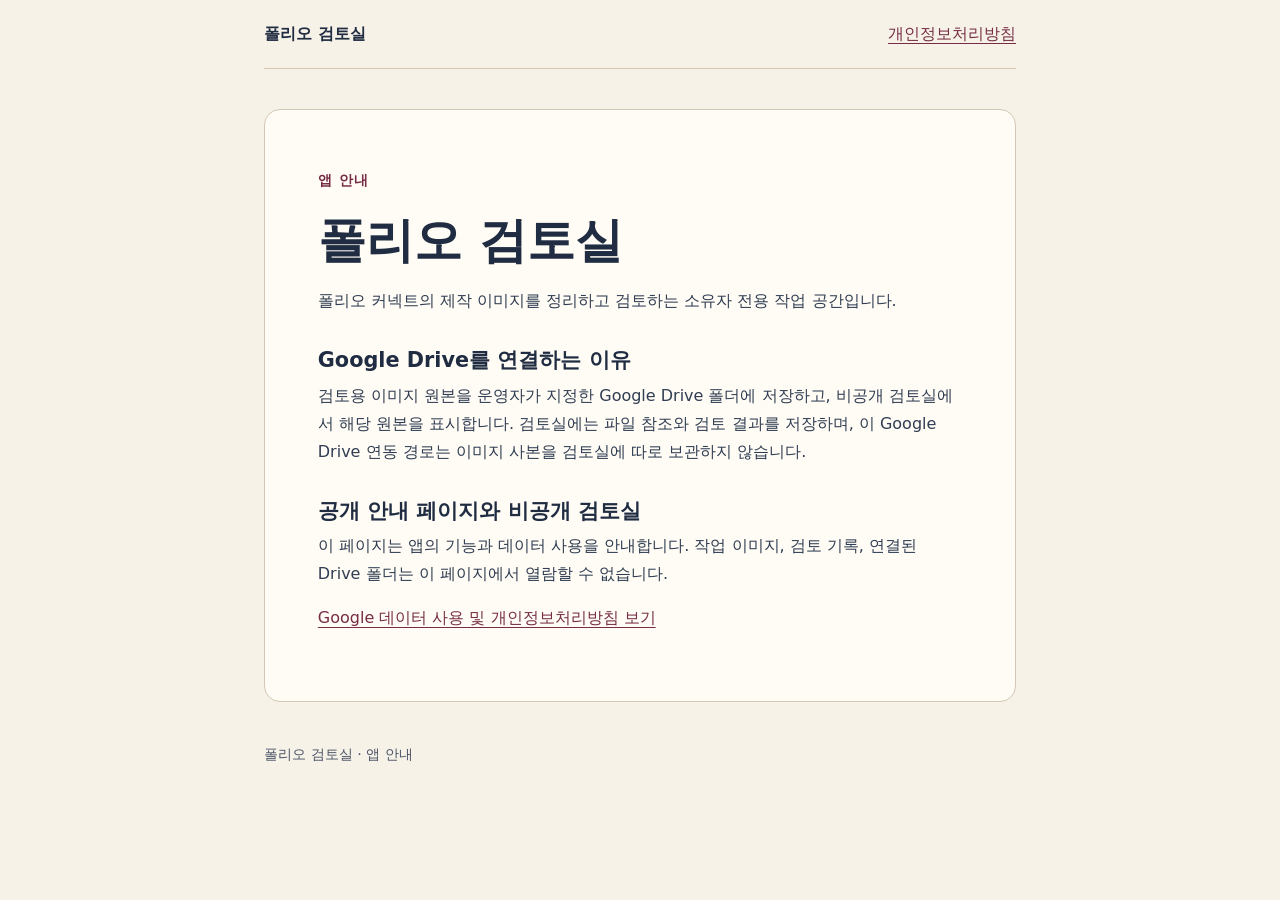
<file: index.html>
<!doctype html>
<html lang="ko">
<head><meta charset="utf-8"><meta name="viewport" content="width=device-width,initial-scale=1"><meta name="description" content="폴리오 검토실의 기능과 Google Drive 연결 목적을 설명합니다."><title>폴리오 검토실 | 앱 안내</title><link rel="stylesheet" href="./site.css"></head>
<body><a class="skip" href="#main">본문으로 건너뛰기</a>
<header><a class="brand" href="./" aria-current="page">폴리오 검토실</a><nav aria-label="웹사이트 메뉴"><a href="./privacy.html">개인정보처리방침</a></nav></header>
<main id="main"><article class="paper"><p class="eyebrow">앱 안내</p>
<h1>폴리오 검토실</h1>
<p>폴리오 커넥트의 제작 이미지를 정리하고 검토하는 소유자 전용 작업 공간입니다.</p>
<h2>Google Drive를 연결하는 이유</h2>
<p>검토용 이미지 원본을 운영자가 지정한 Google Drive 폴더에 저장하고, 비공개 검토실에서 해당 원본을 표시합니다. 검토실에는 파일 참조와 검토 결과를 저장하며, 이 Google Drive 연동 경로는 이미지 사본을 검토실에 따로 보관하지 않습니다.</p>
<h2>공개 안내 페이지와 비공개 검토실</h2>
<p>이 페이지는 앱의 기능과 데이터 사용을 안내합니다. 작업 이미지, 검토 기록, 연결된 Drive 폴더는 이 페이지에서 열람할 수 없습니다.</p>
<p><a href="./privacy.html">Google 데이터 사용 및 개인정보처리방침 보기</a></p>
</article></main>
<footer>폴리오 검토실 · 앱 안내</footer></body></html>
</file>
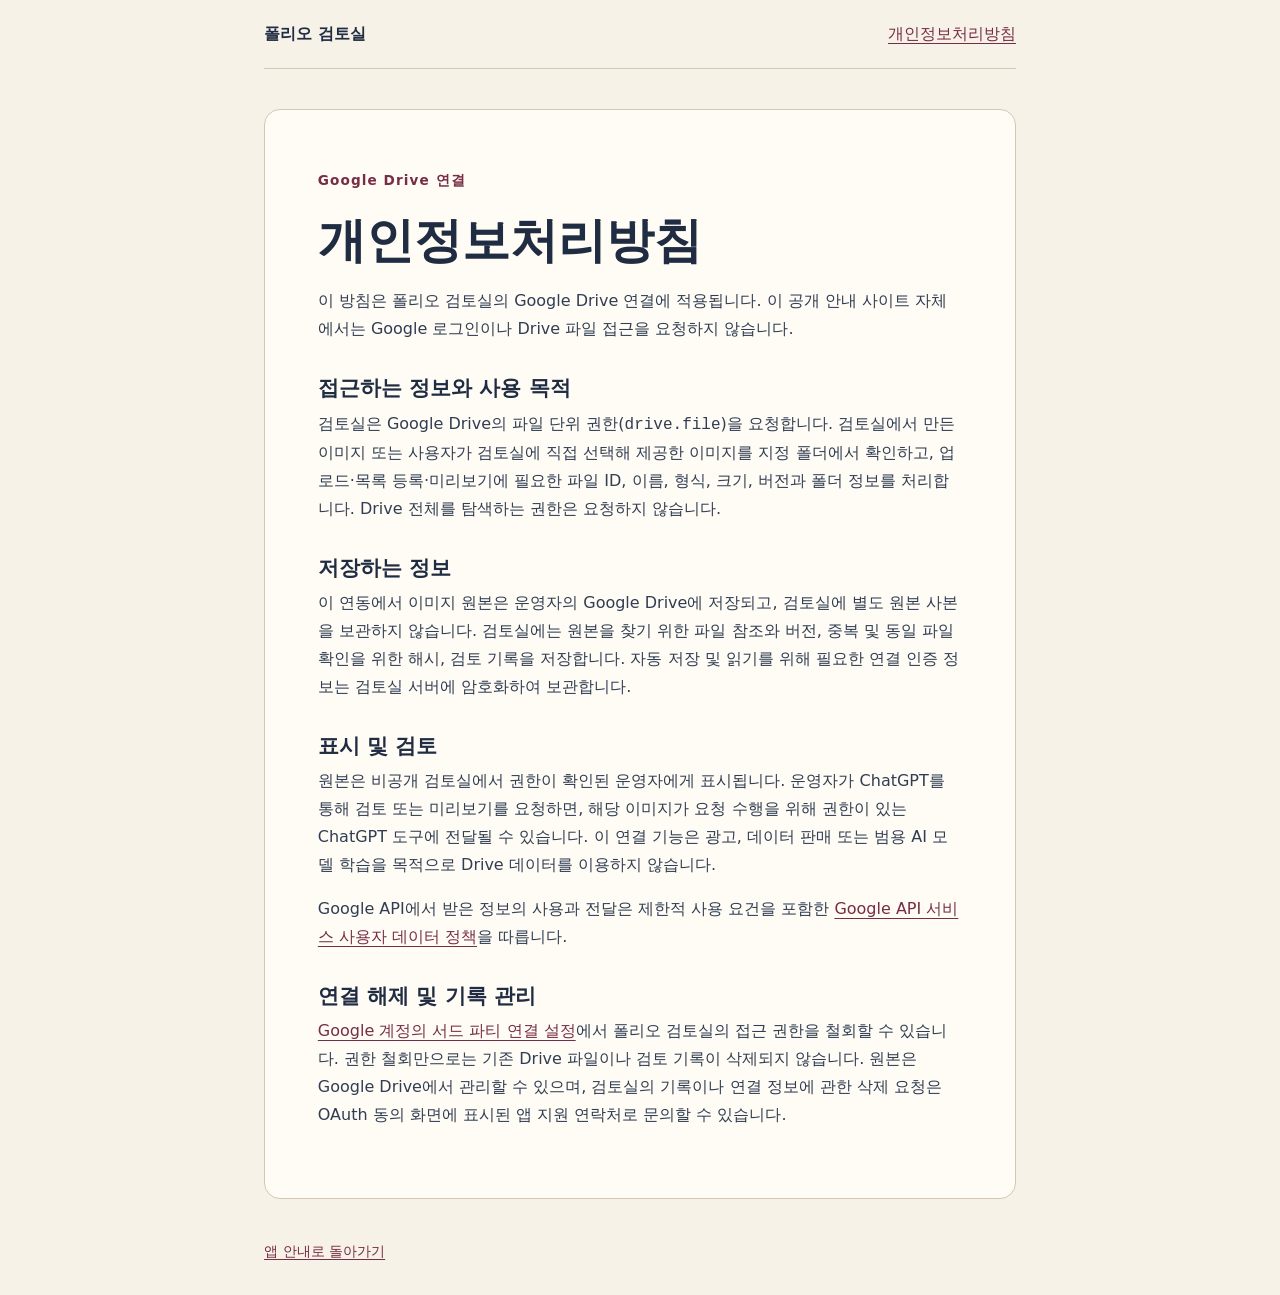
<file: privacy.html>
<!doctype html>
<html lang="ko">
<head><meta charset="utf-8"><meta name="viewport" content="width=device-width,initial-scale=1"><meta name="description" content="폴리오 검토실의 Google Drive 데이터 처리 및 연결 해제 안내입니다."><title>개인정보처리방침 | 폴리오 검토실</title><link rel="stylesheet" href="./site.css"></head>
<body><a class="skip" href="#main">본문으로 건너뛰기</a>
<header><a class="brand" href="./">폴리오 검토실</a><nav aria-label="웹사이트 메뉴"><a href="./privacy.html" aria-current="page">개인정보처리방침</a></nav></header>
<main id="main"><article class="paper"><p class="eyebrow">Google Drive 연결</p><h1>개인정보처리방침</h1>
<p>이 방침은 폴리오 검토실의 Google Drive 연결에 적용됩니다. 이 공개 안내 사이트 자체에서는 Google 로그인이나 Drive 파일 접근을 요청하지 않습니다.</p>
<h2>접근하는 정보와 사용 목적</h2>
<p>검토실은 Google Drive의 파일 단위 권한(<code>drive.file</code>)을 요청합니다. 검토실에서 만든 이미지 또는 사용자가 검토실에 직접 선택해 제공한 이미지를 지정 폴더에서 확인하고, 업로드·목록 등록·미리보기에 필요한 파일 ID, 이름, 형식, 크기, 버전과 폴더 정보를 처리합니다. Drive 전체를 탐색하는 권한은 요청하지 않습니다.</p>
<h2>저장하는 정보</h2>
<p>이 연동에서 이미지 원본은 운영자의 Google Drive에 저장되고, 검토실에 별도 원본 사본을 보관하지 않습니다. 검토실에는 원본을 찾기 위한 파일 참조와 버전, 중복 및 동일 파일 확인을 위한 해시, 검토 기록을 저장합니다. 자동 저장 및 읽기를 위해 필요한 연결 인증 정보는 검토실 서버에 암호화하여 보관합니다.</p>
<h2>표시 및 검토</h2>
<p>원본은 비공개 검토실에서 권한이 확인된 운영자에게 표시됩니다. 운영자가 ChatGPT를 통해 검토 또는 미리보기를 요청하면, 해당 이미지가 요청 수행을 위해 권한이 있는 ChatGPT 도구에 전달될 수 있습니다. 이 연결 기능은 광고, 데이터 판매 또는 범용 AI 모델 학습을 목적으로 Drive 데이터를 이용하지 않습니다.</p>
<p>Google API에서 받은 정보의 사용과 전달은 제한적 사용 요건을 포함한 <a href="https://developers.google.com/terms/api-services-user-data-policy">Google API 서비스 사용자 데이터 정책</a>을 따릅니다.</p>
<h2>연결 해제 및 기록 관리</h2>
<p><a href="https://myaccount.google.com/connections">Google 계정의 서드 파티 연결 설정</a>에서 폴리오 검토실의 접근 권한을 철회할 수 있습니다. 권한 철회만으로는 기존 Drive 파일이나 검토 기록이 삭제되지 않습니다. 원본은 Google Drive에서 관리할 수 있으며, 검토실의 기록이나 연결 정보에 관한 삭제 요청은 OAuth 동의 화면에 표시된 앱 지원 연락처로 문의할 수 있습니다.</p>
</article></main>
<footer><a href="./">앱 안내로 돌아가기</a></footer></body></html>
</file>
<file: site.css>
:root{color-scheme:light;--paper:#f7f2e8;--sheet:#fffcf5;--ink:#202c42;--text:#303d52;--muted:#4b5567;--wine:#762d45;--border:#d4c7b4}*{box-sizing:border-box}body{margin:0;background:var(--paper);color:var(--text);font:1rem/1.75 system-ui,-apple-system,"Malgun Gothic",sans-serif}a{color:var(--wine);text-underline-offset:.23em}a:focus-visible{outline:3px solid var(--wine);outline-offset:4px}header,main,footer{width:min(100% - 2rem,47rem);margin-inline:auto}header{display:flex;flex-wrap:wrap;align-items:center;justify-content:space-between;gap:.4rem 1rem;padding:1.25rem 0;border-bottom:1px solid var(--border)}.brand{color:var(--ink);font-weight:750;text-decoration:none}main{padding-block:2.5rem}.paper{padding:clamp(1.1rem,5vw,3.3rem);background:var(--sheet);border:1px solid var(--border);border-radius:1rem}h1,h2{color:var(--ink);line-height:1.3;word-break:keep-all}h1{font-size:clamp(2rem,6vw,3rem);margin:.3rem 0 1rem}h2{font-size:1.3rem;margin:2rem 0 .45rem}p{margin:.4rem 0 1rem}.eyebrow{font-weight:750;color:var(--wine);font-size:.85rem;letter-spacing:.08em}.muted,footer{color:var(--muted)}footer{padding:0 0 2rem;font-size:.9rem}ul{padding-inline-start:1.25rem}.skip{position:absolute;transform:translateY(-200%);top:.5rem;left:.5rem;background:var(--sheet);padding:.4rem}.skip:focus{transform:none}
</file>
